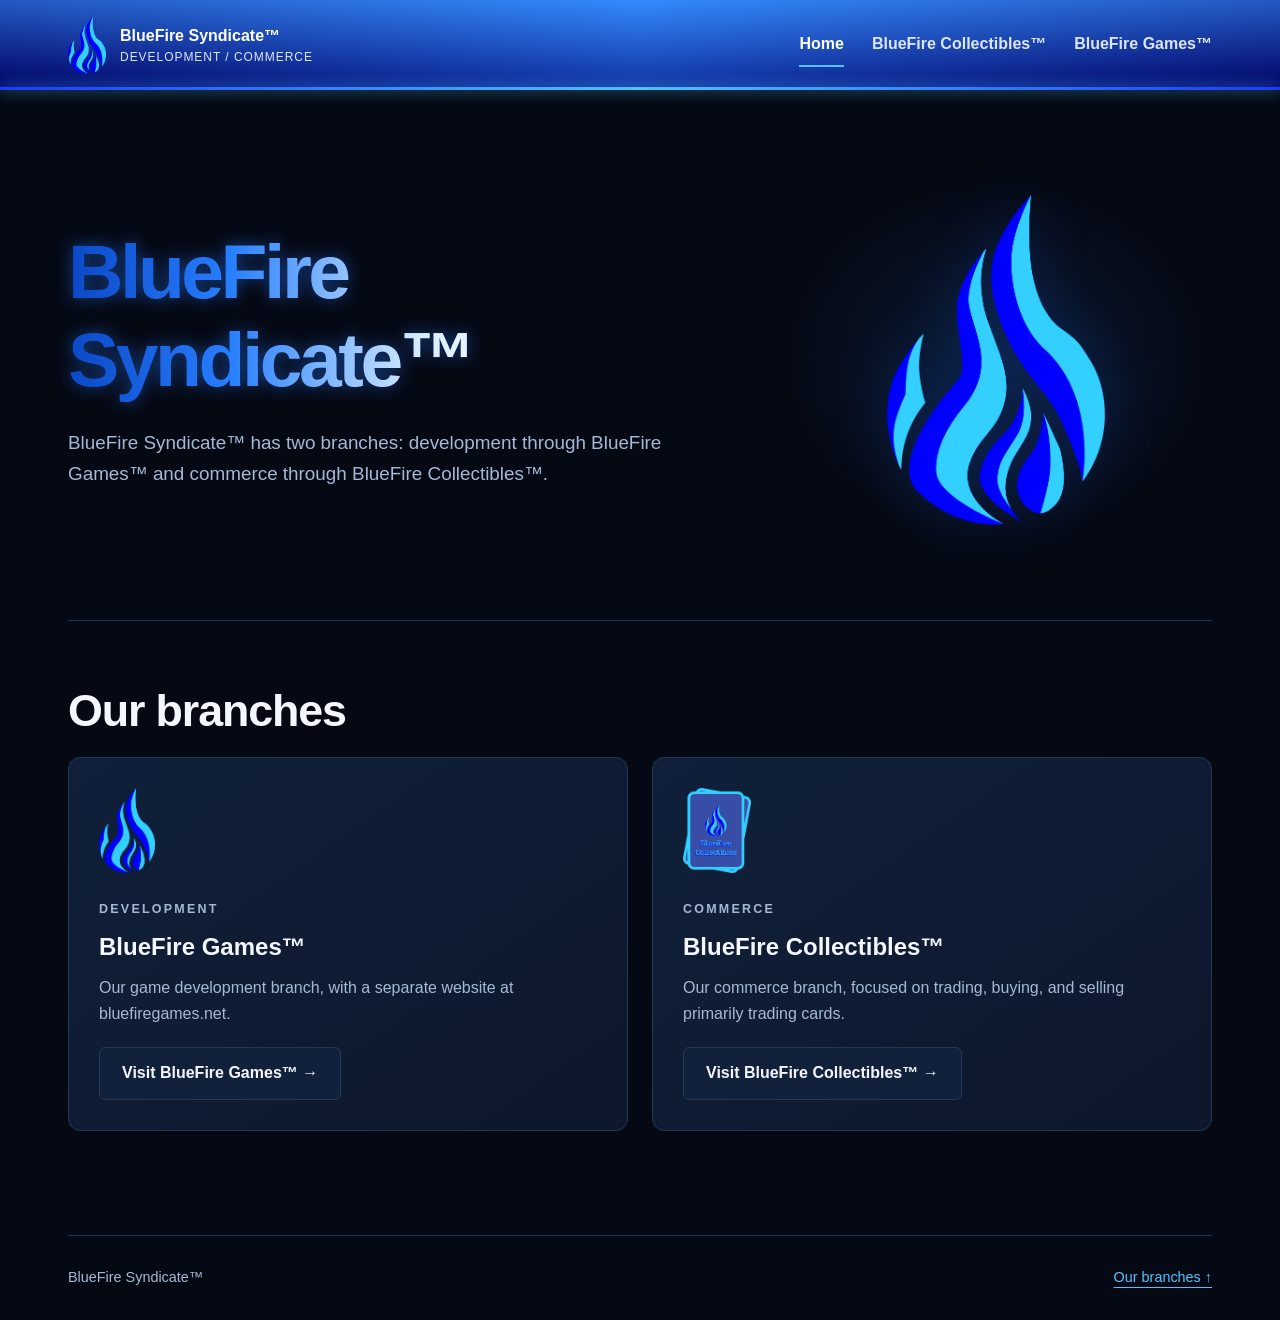
<file: index.html>
<!doctype html>
<html lang="en">
<head>
    <meta charset="utf-8">
    <meta name="viewport" content="width=device-width, initial-scale=1">
    <meta name="description" content="BlueFire Syndicate™ has two branches: development through BlueFire Games™ and commerce through BlueFire Collectibles™.">
    <title>BlueFire Syndicate™</title>
    <link rel="icon" href="Assets/BlueFire_Logo_square_icon.png">
    <link rel="stylesheet" href="Assets/site.css">
    <script src="Assets/navigation.js" defer></script>
</head>
<body>
    <a class="skip-link" href="#main">Skip to content</a>
    <site-navigation>
        <a href="./">Syndicate home</a>
        <a href="Collectibles/">BlueFire Collectibles™</a>
        <a href="https://bluefiregames.net">BlueFire Games™</a>
    </site-navigation>
    <main id="main">
        <section class="hero" aria-labelledby="welcome">
            <div>
                <h1 id="welcome" class="bluefire-title">BlueFire Syndicate™</h1>
                <p class="lead">BlueFire Syndicate™ has two branches: development through BlueFire Games™ and commerce through BlueFire Collectibles™.</p>
            </div>
            <div class="hero-art">
                <img src="Assets/BlueFire_Logo_active.png" alt="BlueFire flame" width="465" height="704">
            </div>
        </section>
        <section class="section" id="branches" aria-labelledby="branches-title">
            <h2 id="branches-title">Our branches</h2>
            <div class="grid">
                <article class="card branch-card">
                    <img class="branch-logo" src="Assets/BlueFire_Logo_active.png" alt="" width="465" height="704" loading="lazy">
                    <p class="eyebrow">Development</p>
                    <h3>BlueFire Games™</h3>
                    <p>Our game development branch, with a separate website at bluefiregames.net.</p>
                    <a class="button" href="https://bluefiregames.net">Visit BlueFire Games™ &rarr;</a>
                </article>
                <article class="card branch-card">
                    <img class="branch-logo" src="Assets/BlueFire_Collectibles_Logo_B.png" alt="" width="1258" height="1578" loading="lazy">
                    <p class="eyebrow">Commerce</p>
                    <h3>BlueFire Collectibles™</h3>
                    <p>Our commerce branch, focused on trading, buying, and selling primarily trading cards.</p>
                    <a class="button" href="Collectibles/">Visit BlueFire Collectibles™ &rarr;</a>
                </article>
            </div>
        </section>
    </main>
    <footer class="site-footer">
        <p>BlueFire Syndicate™</p>
        <a href="#branches">Our branches &uarr;</a>
    </footer>
</body>
</html>
</file>
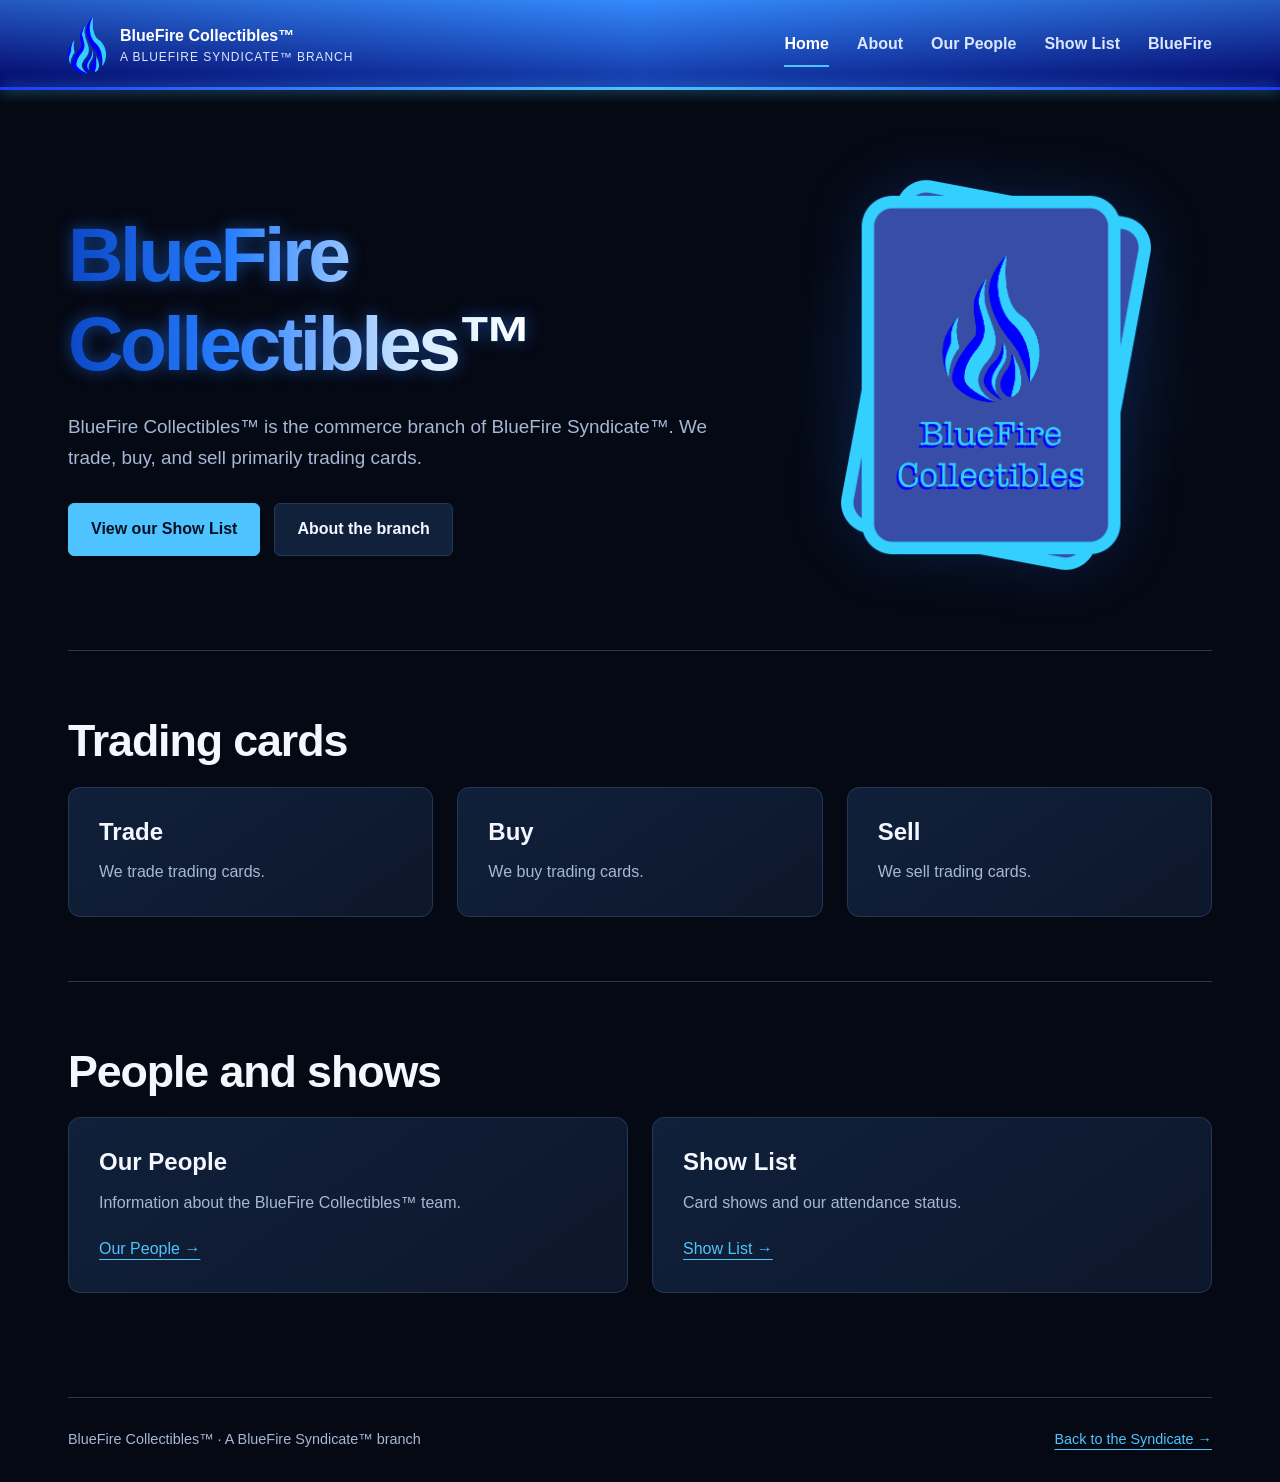
<file: Collectibles/index.html>
<!doctype html>
<html lang="en">
<head>
    <meta charset="utf-8">
    <meta name="viewport" content="width=device-width, initial-scale=1">
    <meta name="description" content="BlueFire Collectibles™ trades, buys, and sells primarily trading cards. Meet the BlueFire Syndicate™ commerce branch and explore its Show List.">
    <title>BlueFire Collectibles™ | BlueFire Syndicate™</title>
    <link rel="icon" href="../Assets/BlueFire_Logo_square_icon.png">
    <link rel="stylesheet" href="../Assets/site.css">
    <script src="../Assets/navigation.js" defer></script>
</head>
<body>
    <a class="skip-link" href="#main">Skip to content</a>
    <site-navigation branch="collectibles">
        <a href="./">Collectibles Home</a>
        <a href="about.html">About</a>
        <a href="people.html">Our People</a>
        <a href="shows.html">Show List</a>
        <a href="../">BlueFire</a>
    </site-navigation>
    <main id="main">
        <section class="hero" aria-labelledby="welcome">
            <div>
                <h1 id="welcome" class="bluefire-title">BlueFire Collectibles™</h1>
                <p class="lead">BlueFire Collectibles™ is the commerce branch of BlueFire Syndicate™. We trade, buy, and sell primarily trading cards.</p>
                <div class="actions">
                    <a class="button primary" href="shows.html">View our Show List</a>
                    <a class="button" href="about.html">About the branch</a>
                </div>
            </div>
            <div class="hero-art collectibles">
                <img src="../Assets/BlueFire_Collectibles_Logo_B.png" alt="BlueFire Collectibles™ card and flame logo" width="1258" height="1578">
            </div>
        </section>
        <section class="section" aria-labelledby="focus-title">
            <h2 id="focus-title">Trading cards</h2>
            <div class="grid three">
                <article class="card">
                    <h3>Trade</h3>
                    <p>We trade trading cards.</p>
                </article>
                <article class="card">
                    <h3>Buy</h3>
                    <p>We buy trading cards.</p>
                </article>
                <article class="card">
                    <h3>Sell</h3>
                    <p>We sell trading cards.</p>
                </article>
            </div>
        </section>
        <section class="section" aria-labelledby="discover-title">
            <h2 id="discover-title">People and shows</h2>
            <div class="grid">
                <article class="card">
                    <h3>Our People</h3>
                    <p>Information about the BlueFire Collectibles™ team.</p>
                    <a href="people.html">Our People &rarr;</a>
                </article>
                <article class="card">
                    <h3>Show List</h3>
                    <p>Card shows and our attendance status.</p>
                    <a href="shows.html">Show List &rarr;</a>
                </article>
            </div>
        </section>
    </main>
    <footer class="site-footer">
        <p>BlueFire Collectibles™ &middot; A BlueFire Syndicate™ branch</p>
        <a href="../">Back to the Syndicate &rarr;</a>
    </footer>
</body>
</html>
</file>
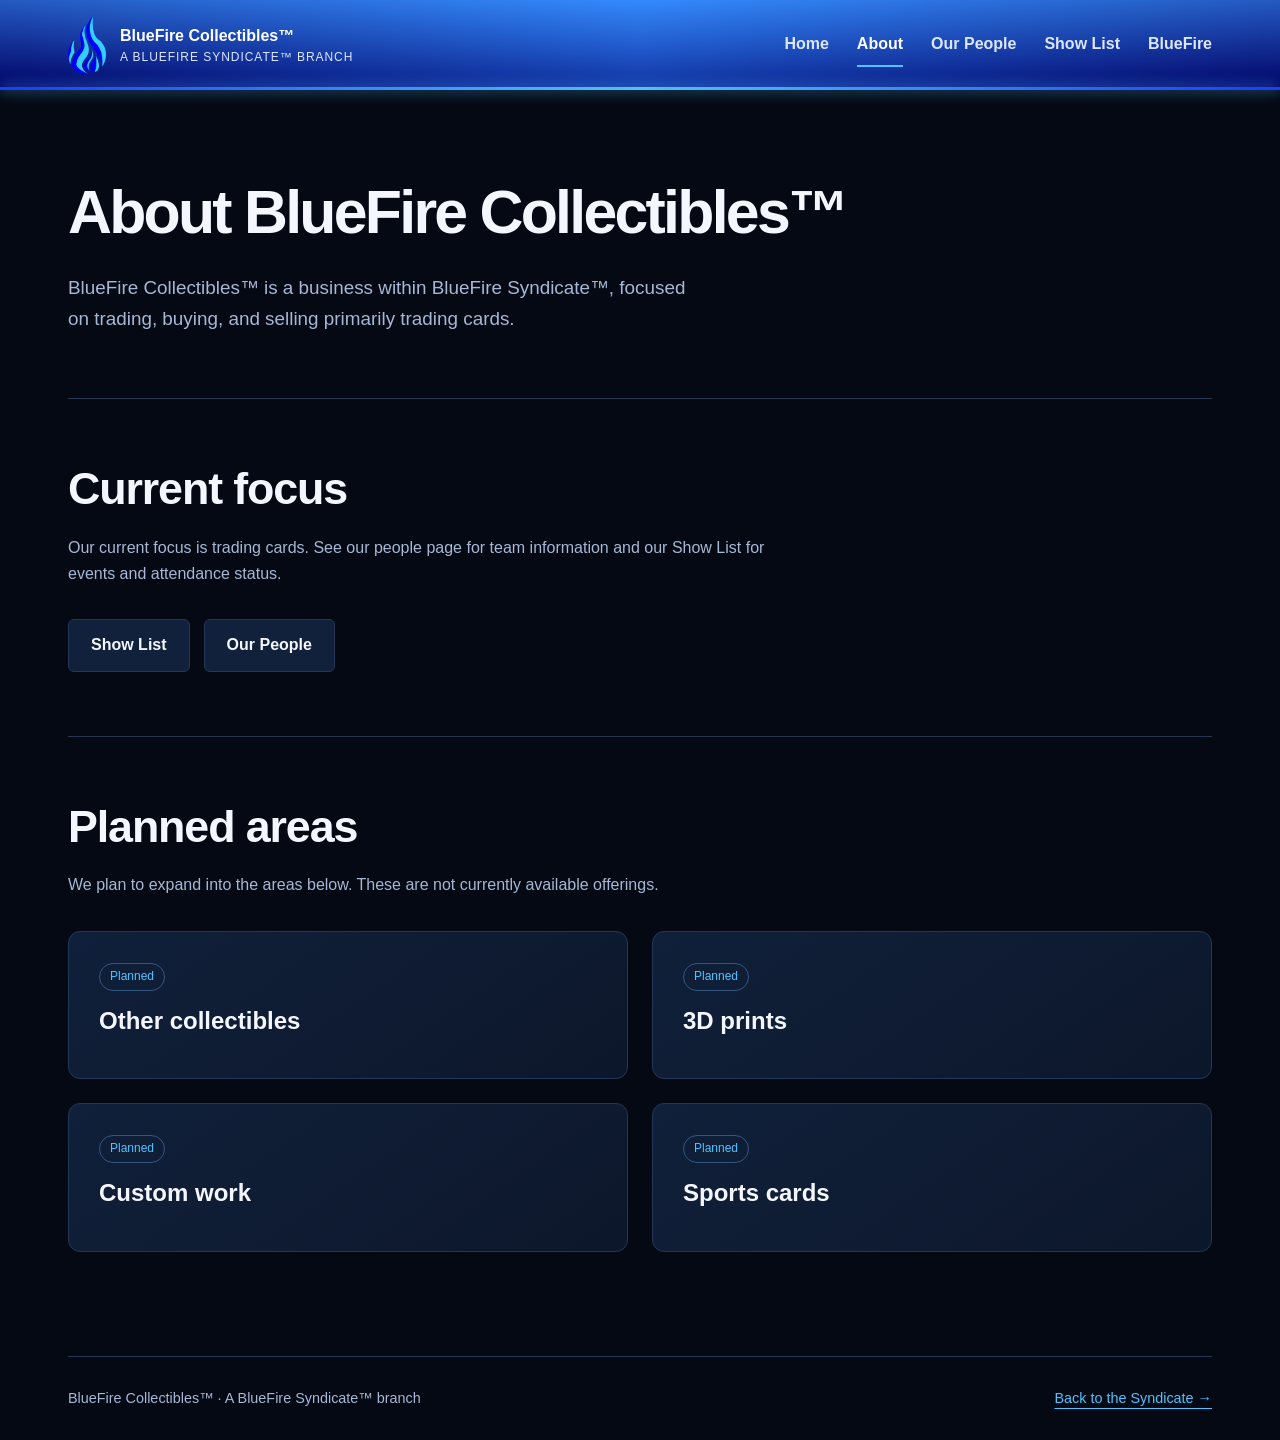
<file: Collectibles/about.html>
<!doctype html>
<html lang="en">
<head>
    <meta charset="utf-8">
    <meta name="viewport" content="width=device-width, initial-scale=1">
    <meta name="description" content="About BlueFire Collectibles™: our current trading card focus and plans for collectibles, 3D prints, custom work, and sports cards.">
    <title>About | BlueFire Collectibles™</title>
    <link rel="icon" href="../Assets/BlueFire_Logo_square_icon.png">
    <link rel="stylesheet" href="../Assets/site.css">
    <script src="../Assets/navigation.js" defer></script>
</head>
<body>
    <a class="skip-link" href="#main">Skip to content</a>
    <site-navigation branch="collectibles">
        <a href="./">Collectibles Home</a>
        <a href="about.html">About</a>
        <a href="people.html">Our People</a>
        <a href="shows.html">Show List</a>
        <a href="../">BlueFire</a>
    </site-navigation>
    <main id="main">
        <header class="page-heading">
            <h1>About BlueFire Collectibles™</h1>
            <p class="lead">BlueFire Collectibles™ is a business within BlueFire Syndicate™, focused on trading, buying, and selling primarily trading cards.</p>
        </header>
        <section class="section" aria-labelledby="today-title">
            <h2 id="today-title">Current focus</h2>
            <p class="section-intro">Our current focus is trading cards. See our people page for team information and our Show List for events and attendance status.</p>
            <div class="actions">
                <a class="button" href="shows.html">Show List</a>
                <a class="button" href="people.html">Our People</a>
            </div>
        </section>
        <section class="section" aria-labelledby="future-title">
            <h2 id="future-title">Planned areas</h2>
            <p class="section-intro">We plan to expand into the areas below. These are not currently available offerings.</p>
            <div class="grid">
                <article class="card"><span class="tag">Planned</span><h3>Other collectibles</h3></article>
                <article class="card"><span class="tag">Planned</span><h3>3D prints</h3></article>
                <article class="card"><span class="tag">Planned</span><h3>Custom work</h3></article>
                <article class="card"><span class="tag">Planned</span><h3>Sports cards</h3></article>
            </div>
        </section>
    </main>
    <footer class="site-footer">
        <p>BlueFire Collectibles™ &middot; A BlueFire Syndicate™ branch</p>
        <a href="../">Back to the Syndicate &rarr;</a>
    </footer>
</body>
</html>
</file>
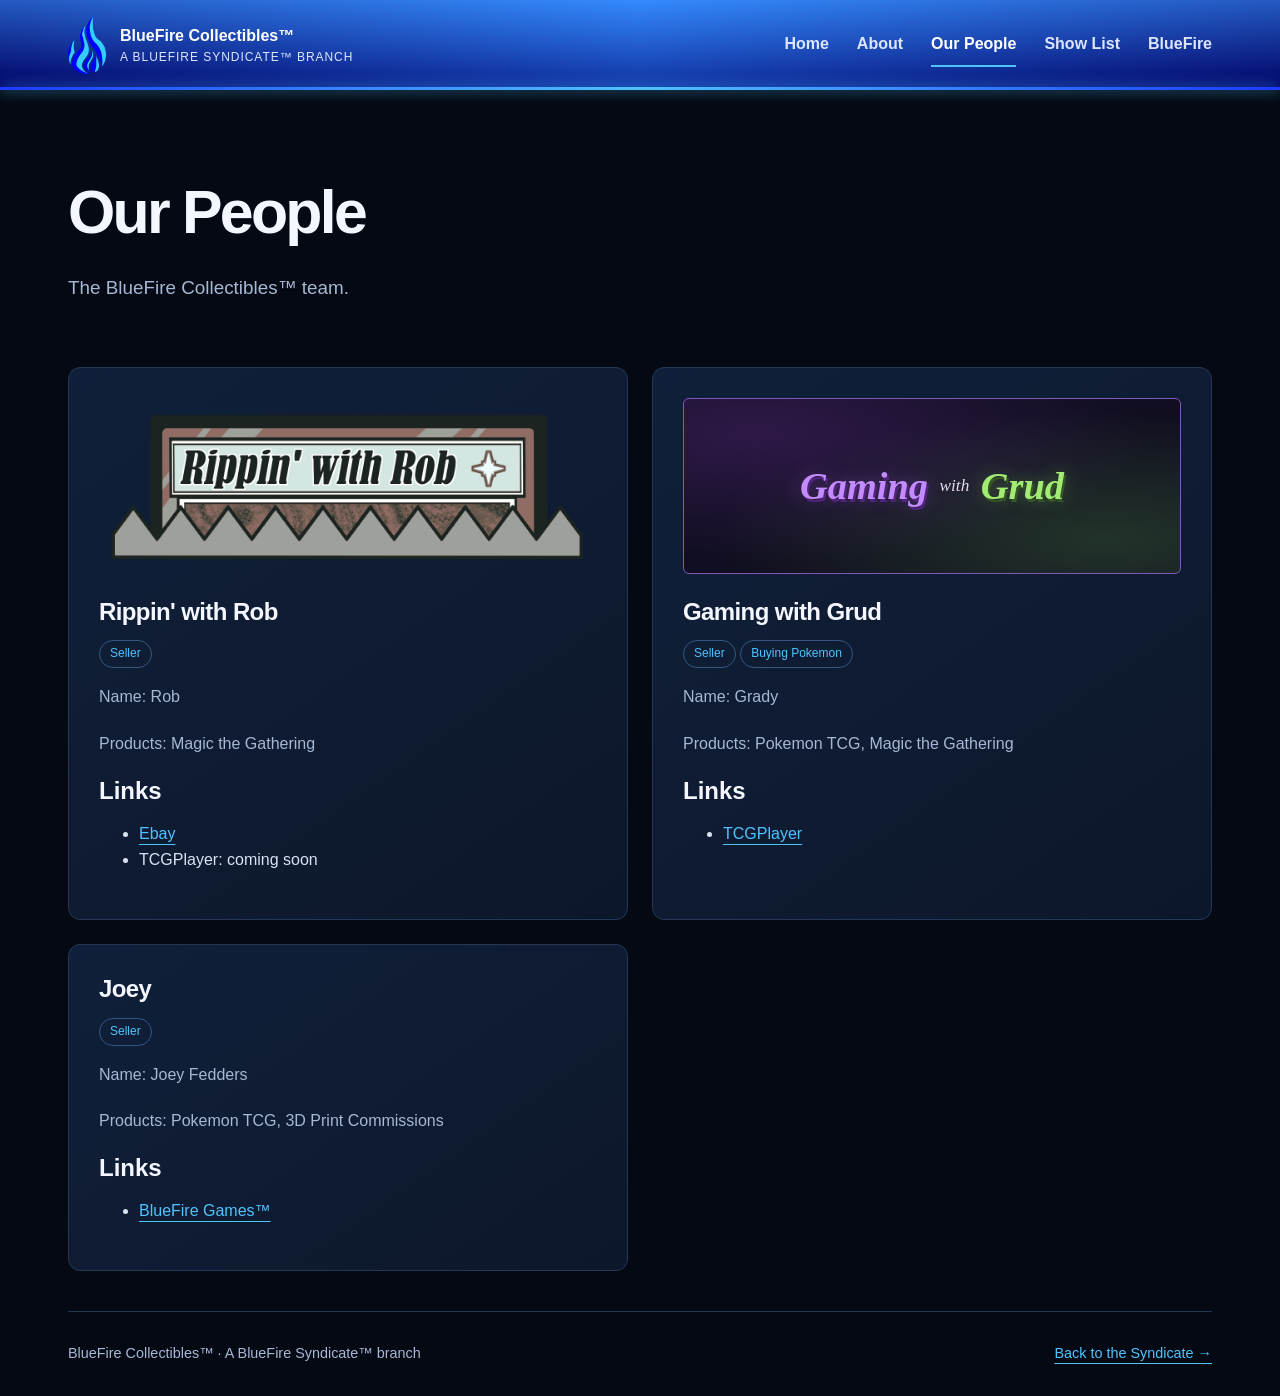
<file: Collectibles/people.html>
<!doctype html>
<html lang="en">
<head>
    <meta charset="utf-8">
    <meta name="viewport" content="width=device-width, initial-scale=1">
    <meta name="description" content="Our People at BlueFire Collectibles™: Rob of Rippin' with Rob and Grady of Gaming with Grud.">
    <title>Our People | BlueFire Collectibles™</title>
    <link rel="icon" href="../Assets/BlueFire_Logo_square_icon.png">
    <link rel="stylesheet" href="../Assets/site.css">
    <script src="../Assets/navigation.js" defer></script>
</head>
<body>
    <a class="skip-link" href="#main">Skip to content</a>
    <site-navigation branch="collectibles">
        <a href="./">Collectibles Home</a>
        <a href="about.html">About</a>
        <a href="people.html">Our People</a>
        <a href="shows.html">Show List</a>
        <a href="../">BlueFire</a>
    </site-navigation>
    <main id="main">
        <header class="page-heading">
            <h1>Our People</h1>
            <p class="lead">The BlueFire Collectibles™ team.</p>
        </header>
        <div class="grid">
            <article class="card profile-card" aria-labelledby="rob-profile">
                <img class="profile-image" src="../Assets/RippinwithRobcrop.png" alt="Rippin' with Rob logo" width="1196" height="422">
                <h2 id="rob-profile">Rippin' with Rob</h2>
                <span class="tag">Seller</span>
                <p>Name: Rob</p>
                <p>Products: Magic the Gathering</p>
                <h3>Links</h3>
                <ul>
                    <li><a href="https://www.ebay.com/usr/robsune">Ebay</a></li>
                    <li>TCGPlayer: coming soon</li>
                </ul>
            </article>
            <article class="card profile-card" aria-labelledby="grady-profile">
                <div class="grud-wordmark" aria-hidden="true">
                    <span class="grud-gaming">Gaming</span>
                    <span class="grud-with">with</span>
                    <span class="grud-name">Grud</span>
                </div>
                <h2 id="grady-profile">Gaming with Grud</h2>
                <span class="tag">Seller</span>
                <span class="tag">Buying Pokemon</span>
                <p>Name: Grady</p>
                <p>Products: Pokemon TCG, Magic the Gathering</p>
                <h3>Links</h3>
                <ul>
                    <li><a href="https://www.tcgplayer.com/sellers/Gaming-with-Grud/24cc2b98">TCGPlayer</a></li>
                </ul>
            </article>
            <article class="card profile-card" aria-labelledby="joey-profile">
                <h2 id="joey-profile">Joey</h2>
                <span class="tag">Seller</span>
                <p>Name: Joey Fedders</p>
                <p>Products: Pokemon TCG, 3D Print Commissions</p>
                <h3>Links</h3>
                <ul>
                    <li><a href="https://bluefiregames.net">BlueFire Games™</a></li>
                </ul>
            </article>
        </div>
    </main>
    <footer class="site-footer">
        <p>BlueFire Collectibles™ &middot; A BlueFire Syndicate™ branch</p>
        <a href="../">Back to the Syndicate &rarr;</a>
    </footer>
</body>
</html>
</file>
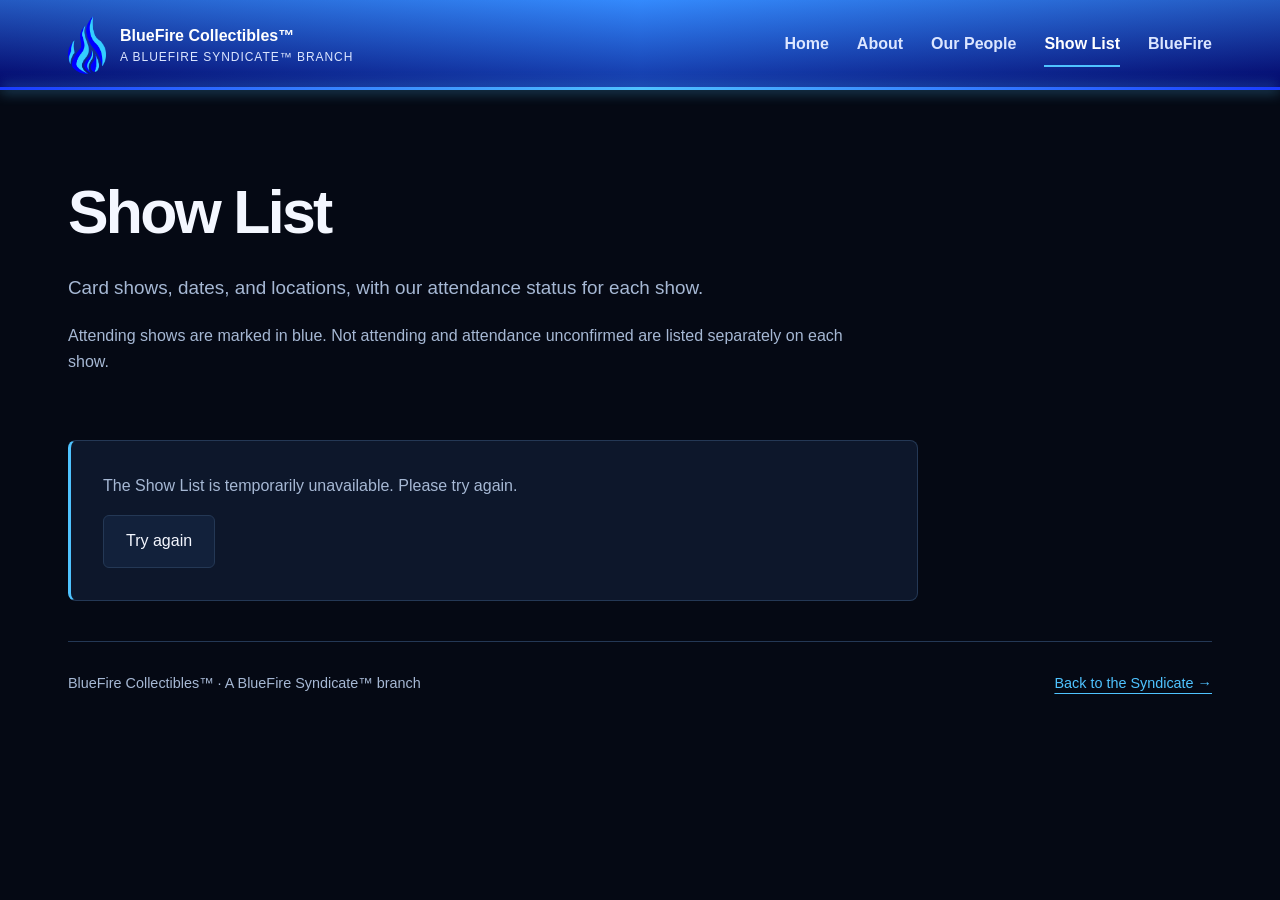
<file: Collectibles/shows.html>
<!doctype html>
<html lang="en">
<head>
    <meta charset="utf-8">
    <meta name="viewport" content="width=device-width, initial-scale=1">
    <meta name="description" content="Browse card shows in agenda and map views, and see whether BlueFire Collectibles™ is attending.">
    <title>Show List | BlueFire Collectibles™</title>
    <link rel="icon" href="../Assets/BlueFire_Logo_square_icon.png">
    <link rel="stylesheet" href="../Assets/site.css">
    <link rel="stylesheet" href="Assets/shows.css">
    <script src="../Assets/navigation.js" defer></script>
    <script src="Assets/shows.js" type="module"></script>
</head>
<body>
    <a class="skip-link" href="#main">Skip to content</a>
    <site-navigation branch="collectibles">
        <a href="./">Collectibles Home</a>
        <a href="about.html">About</a>
        <a href="people.html">Our People</a>
        <a href="shows.html">Show List</a>
        <a href="../">BlueFire</a>
    </site-navigation>
    <main id="main">
        <header class="page-heading">
            <h1>Show List</h1>
            <p class="lead">Card shows, dates, and locations, with our attendance status for each show.</p>
            <p class="show-explanation">Attending shows are marked in blue. Not attending and attendance unconfirmed are listed separately on each show.</p>
        </header>
        <div id="show-views" class="show-views" hidden aria-label="Show List views">
            <button type="button" class="button primary" data-view="agenda" aria-pressed="true" aria-controls="show-list">Agenda</button>
            <button type="button" class="button" data-view="map" aria-pressed="false" aria-controls="show-map-panel">Map</button>
        </div>
        <div id="show-feedback" class="notice" role="status" aria-live="polite">
            <p id="show-message">Loading the Show List...</p>
            <button id="show-retry" class="button" type="button" hidden>Try again</button>
        </div>
        <noscript><p class="notice">JavaScript is needed to load the current Show List. Enable JavaScript and reload this page to see the schedule.</p></noscript>
        <div id="show-list" aria-busy="true"></div>
        <section id="show-map-panel" hidden aria-labelledby="show-map-title">
            <h2 id="show-map-title">Show locations</h2>
            <p>Includes past and upcoming shows. Shows with coordinates within 100 meters share a pin; open it to see each show's location, date, and attendance status. Zoom in to separate other nearby pins.</p>
            <p class="show-explanation">The map uses OpenStreetMap tiles. Opening Map contacts the map tile provider. The Agenda view contains the same show details without map tiles.</p>
            <p id="show-map-message" role="status" aria-live="polite"></p>
            <button id="show-map-retry" class="button" type="button" hidden>Retry map</button>
            <div id="show-map" aria-label="Interactive map of card show locations"></div>
        </section>
    </main>
    <footer class="site-footer">
        <p>BlueFire Collectibles™ &middot; A BlueFire Syndicate™ branch</p>
        <a href="../">Back to the Syndicate &rarr;</a>
    </footer>
</body>
</html>
</file>
<file: Assets/site.css>
:root {
    color-scheme: dark;
    --background: #050914;
    --panel: #0d172b;
    --text: #d8e2f3;
    --muted: #a6b8d4;
    --accent: #4fc3ff;
    --border: #243855;
}

* { box-sizing: border-box; }
html { scroll-behavior: smooth; scroll-padding-top: 110px; }
body {
    margin: 0;
    font-family: Arial, sans-serif;
    background: var(--background);
    color: var(--text);
    line-height: 1.65;
}
a { color: var(--accent); text-underline-offset: 5px; }
a:hover { color: #fff; }
a:focus-visible, button:focus-visible {
    outline: 3px solid var(--accent);
    outline-offset: 5px;
}
img { display: block; max-width: 100%; height: auto; }
h1, h2, h3 { color: #f4f7ff; line-height: 1.15; }
h1 { font-size: clamp(2.7rem, 6vw, 4.8rem); letter-spacing: -0.045em; margin: 16px 0 24px; }
.bluefire-title {
    color: #d7edff;
    filter: drop-shadow(0 0 8px rgba(35, 119, 255, 0.5));
    animation: bluefireFlare 5.2s ease-in-out infinite;
}
@supports (background-clip: text) or (-webkit-background-clip: text) {
    .bluefire-title {
        background-image: linear-gradient(90deg, #0b48c7 0%, #287fff 18%, #d7edff 39%, #ffffff 51%, #ffffff 61%, #68b4ff 81%, #0b48c7 100%);
        background-size: 140% 100%;
        background-repeat: no-repeat;
        -webkit-background-clip: text;
        background-clip: text;
        color: transparent;
        -webkit-text-fill-color: transparent;
    }
}
@keyframes bluefireFlare {
    0%, 100% {
        background-position: 0% 50%;
        filter: drop-shadow(0 0 6px rgba(35, 119, 255, 0.42));
    }
    42% {
        background-position: 50% 50%;
        filter: drop-shadow(0 0 16px rgba(35, 119, 255, 0.82));
    }
    48% {
        filter: drop-shadow(0 0 8px rgba(35, 119, 255, 0.52));
    }
    80% {
        background-position: 100% 50%;
        filter: drop-shadow(0 0 13px rgba(35, 119, 255, 0.7));
    }
}
h2 { font-size: clamp(1.9rem, 4vw, 2.8rem); letter-spacing: -0.025em; margin: 0 0 20px; }
h3 { font-size: 1.5rem; margin: 0 0 14px; }
p { margin: 0 0 20px; }
site-navigation { display: block; position: sticky; top: 0; z-index: 100; }
site-navigation > a { display: inline-block; padding: 12px; }
.skip-link {
    position: fixed;
    top: -100px;
    left: 16px;
    z-index: 200;
    background: var(--background);
    padding: 12px 20px;
}
.skip-link:focus { top: 12px; }
.navbar {
    position: relative;
    background:
        linear-gradient(90deg, rgba(0, 0, 100, 0.4), rgba(40, 120, 250, 0.4), rgba(0, 0, 100, 0.4)),
        linear-gradient(180deg, #3c96ff, #000064);
}
.navbar::after {
    content: "";
    position: absolute;
    bottom: 0;
    left: 0;
    height: 3px;
    width: 100%;
    background: linear-gradient(90deg, #1a3cff, #4fc3ff, #1a3cff);
    box-shadow: 0 0 14px #4fc3ff;
}
.nav-inner {
    max-width: 1200px;
    margin: auto;
    padding: 16px 28px;
    display: flex;
    align-items: center;
    justify-content: space-between;
    gap: 28px;
    flex-wrap: wrap;
}
.nav-brand { display: flex; align-items: center; gap: 14px; color: #fff; text-decoration: none; font-weight: 800; line-height: 1.2; }
.nav-logo-img { width: 38px; height: 58px; object-fit: contain; }
.nav-brand small { display: block; margin-top: 5px; color: #dce6ff; font-weight: 400; font-size: 0.75rem; letter-spacing: 0.08em; }
.nav-links { display: flex; align-items: center; gap: 28px; list-style: none; margin: 0; padding: 0; }
.nav-item { display: block; color: #dce6ff; font-weight: 700; text-decoration: none; padding: 8px 0; border-bottom: 2px solid transparent; }
.nav-item:hover, .nav-item[aria-current] { color: #fff; border-color: var(--accent); }
.nav-toggle { display: none; font: inherit; font-weight: 700; color: #fff; border: 1px solid #9bbdf5; border-radius: 6px; padding: 8px 14px; background: #081f60; cursor: pointer; }
main { max-width: 1200px; margin: auto; padding: 0 28px; }
.hero { display: grid; grid-template-columns: 1.5fr 1fr; align-items: center; gap: 64px; padding: 90px 0 80px; }
.eyebrow { color: var(--accent); font-size: 0.78rem; font-weight: 800; letter-spacing: 0.18em; text-transform: uppercase; margin-bottom: 14px; }
.lead { font-size: 1.18rem; color: var(--muted); max-width: 640px; }
.accent { color: var(--accent); }
.hero-art {
    display: grid;
    place-items: center;
    min-height: 360px;
    background: radial-gradient(ellipse, #133d7955, transparent 70%);
}
.hero-art img { max-height: 330px; width: auto; filter: drop-shadow(0 0 28px #1c65f033); }
.hero-art.collectibles img { max-height: 390px; }
.actions { display: flex; gap: 14px; flex-wrap: wrap; margin-top: 30px; }
.button { display: inline-block; border: 1px solid var(--border); border-radius: 6px; padding: 12px 22px; text-decoration: none; font-weight: 700; color: #f4f7ff; background: #12213b; }
.button.primary { background: var(--accent); color: #051122; border-color: var(--accent); }
.button:hover { background: #203653; color: #fff; }
.button.primary:hover { background: #8bd8ff; color: #051122; }
.section { padding: 64px 0; border-top: 1px solid var(--border); }
.section-intro { max-width: 700px; color: var(--muted); margin-bottom: 32px; }
.grid { display: grid; grid-template-columns: repeat(2, minmax(0, 1fr)); gap: 24px; }
.grid.three { grid-template-columns: repeat(3, minmax(0, 1fr)); }
.card { background: linear-gradient(145deg, #10203a, var(--panel)); border: 1px solid var(--border); border-radius: 12px; padding: 30px; }
.card p { color: var(--muted); }
.card p:last-child { margin-bottom: 0; }
.profile-image { width: 100%; height: auto; margin-bottom: 24px; border-radius: 6px; }
.profile-card h2 { font-size: 1.5rem; margin-bottom: 14px; }
.grud-wordmark {
    width: 100%;
    aspect-ratio: 1196 / 422;
    margin-bottom: 24px;
    border: 1px solid #8058b8;
    border-radius: 6px;
    display: flex;
    align-items: center;
    justify-content: center;
    gap: 0.3em;
    padding: 12px;
    background:
        radial-gradient(ellipse at 15% 20%, #8739bd40, transparent 65%),
        radial-gradient(ellipse at 85% 80%, #71d45230, transparent 65%),
        #100e20;
    font-family: Georgia, "Times New Roman", serif;
    font-size: clamp(1.25rem, 3vw, 2.75rem);
    font-weight: 900;
    font-style: italic;
    line-height: 1.1;
}
.grud-gaming { color: #c38bff; text-shadow: 2px 3px 0 #51247b, 0 0 18px #a95be860; }
.grud-with { color: #e3d9ef; font-size: 0.45em; font-weight: 400; }
.grud-name { color: #a3ec73; text-shadow: 2px 3px 0 #345724, 0 0 18px #8bdd5360; }
.branch-card { display: flex; flex-direction: column; align-items: flex-start; }
.branch-card .button { margin-top: auto; }
.branch-logo { height: 85px; width: auto; margin-bottom: 26px; }
.tag { display: inline-block; color: var(--accent); border: 1px solid #345782; padding: 3px 10px; border-radius: 20px; font-size: 0.75rem; margin-bottom: 16px; }
.page-heading { max-width: 780px; padding: 72px 0 44px; }
.page-heading h1 { font-size: clamp(2.5rem, 5vw, 3.8rem); }
.notice { padding: 32px; border: 1px solid var(--border); border-left: 3px solid var(--accent); border-radius: 8px; background: var(--panel); max-width: 850px; }
.notice p { color: var(--muted); }
.site-footer { max-width: 1144px; margin: 40px auto 0; padding: 30px 0; border-top: 1px solid var(--border); display: flex; justify-content: space-between; gap: 20px; color: var(--muted); font-size: 0.9rem; }
.site-footer p { margin: 0; }

@media (max-width: 760px) {
    html { scroll-padding-top: 100px; }
    .nav-inner { padding: 14px 20px; gap: 12px; }
    .nav-brand { font-size: 0.95rem; }
    .nav-toggle { display: block; }
    .nav-links { width: 100%; flex-direction: column; align-items: stretch; gap: 0; }
    .nav-links[hidden] { display: none; }
    .nav-item { padding: 12px 0; }
    main { padding: 0 20px; }
    .hero { grid-template-columns: 1fr; gap: 24px; padding: 52px 0; }
    .hero-art { min-height: 220px; }
    .hero-art img { max-height: 220px; }
    .hero-art.collectibles img { max-height: 260px; }
    .grid, .grid.three { grid-template-columns: 1fr; }
    .section { padding: 44px 0; }
    .page-heading { padding-top: 48px; }
    .site-footer { margin: 36px 20px 0; flex-direction: column; }
}
@media (prefers-reduced-motion: reduce) {
    html { scroll-behavior: auto; }
    .bluefire-title { animation: none; }
}
</file>
<file: Collectibles/Assets/shows.css>
.show-explanation { color: var(--muted); }
#show-feedback { margin-bottom: 28px; }
#show-feedback p { margin-bottom: 0; }
#show-retry { margin-top: 16px; font: inherit; cursor: pointer; }
[hidden] { display: none !important; }
.show-section { margin-bottom: 48px; }
.show-views { display: flex; gap: 12px; margin-bottom: 24px; }
.show-views button { font: inherit; cursor: pointer; }
.agenda-month { margin: 24px 0 16px; font-size: 1.25rem; }
.show-agenda { display: grid; gap: 16px; }
.agenda-row { display: grid; grid-template-columns: 70px minmax(0, 1fr); gap: 16px; }
.agenda-date { text-align: center; padding-top: 16px; color: var(--accent); }
.agenda-date span, .agenda-date strong { display: block; }
.agenda-date strong { font-size: 2rem; line-height: 1.2; }
.show-agenda .show-card { padding: 22px; }
#show-map { height: 560px; max-height: 70vh; border: 1px solid var(--border); border-radius: 8px; z-index: 0; }
#show-map-retry { margin-bottom: 16px; cursor: pointer; }
.show-pin span { display: block; width: 24px; height: 24px; border: 3px solid #fff; border-radius: 50%; background: #64748b; box-shadow: 0 1px 5px #0008; }
.show-pin.attending span { background: #0079b8; }
.show-pin.not-attending span { background: #a95a35; }
.show-popup .show-card { background: #0d172b; padding: 14px; margin-bottom: 10px; }
.show-popup .show-card h3 { font-size: 1.05rem; }
.show-popup .show-card a { color: #8bd8ff; }
.show-popup .show-card dd { color: #a6b8d4; }
.show-popup .show-card p { margin: 0; }
.show-card { border-left: 4px solid var(--border); overflow-wrap: anywhere; }
.show-card.attending { border-left-color: var(--accent); }
.show-card.not-attending { border-left-color: #d9a891; }
.show-card.unconfirmed { border-left-color: #b6bfd1; }
.show-card h3 { margin-top: 16px; font-size: 1.35rem; }
.show-status { display: inline-block; border: 1px solid currentColor; border-radius: 6px; padding: 4px 10px; font-size: 0.9rem; font-weight: 700; }
.attending .show-status { color: #8bd8ff; background: #123554; }
.not-attending .show-status { color: #f0c6b3; background: #342827; }
.unconfirmed .show-status { color: #d2dbec; background: #242e40; }
.show-card dl { margin: 0; }
.show-card dt { margin-top: 12px; color: #f4f7ff; font-weight: 700; }
.show-card dd { margin: 3px 0 0; color: var(--muted); white-space: pre-line; }
.show-map { display: inline-block; margin-top: 12px; }
@media (max-width: 760px) {
    .agenda-row { grid-template-columns: 42px minmax(0, 1fr); gap: 8px; }
    .show-agenda .show-card { padding: 16px; }
    #show-map { height: 440px; }
}
</file>
